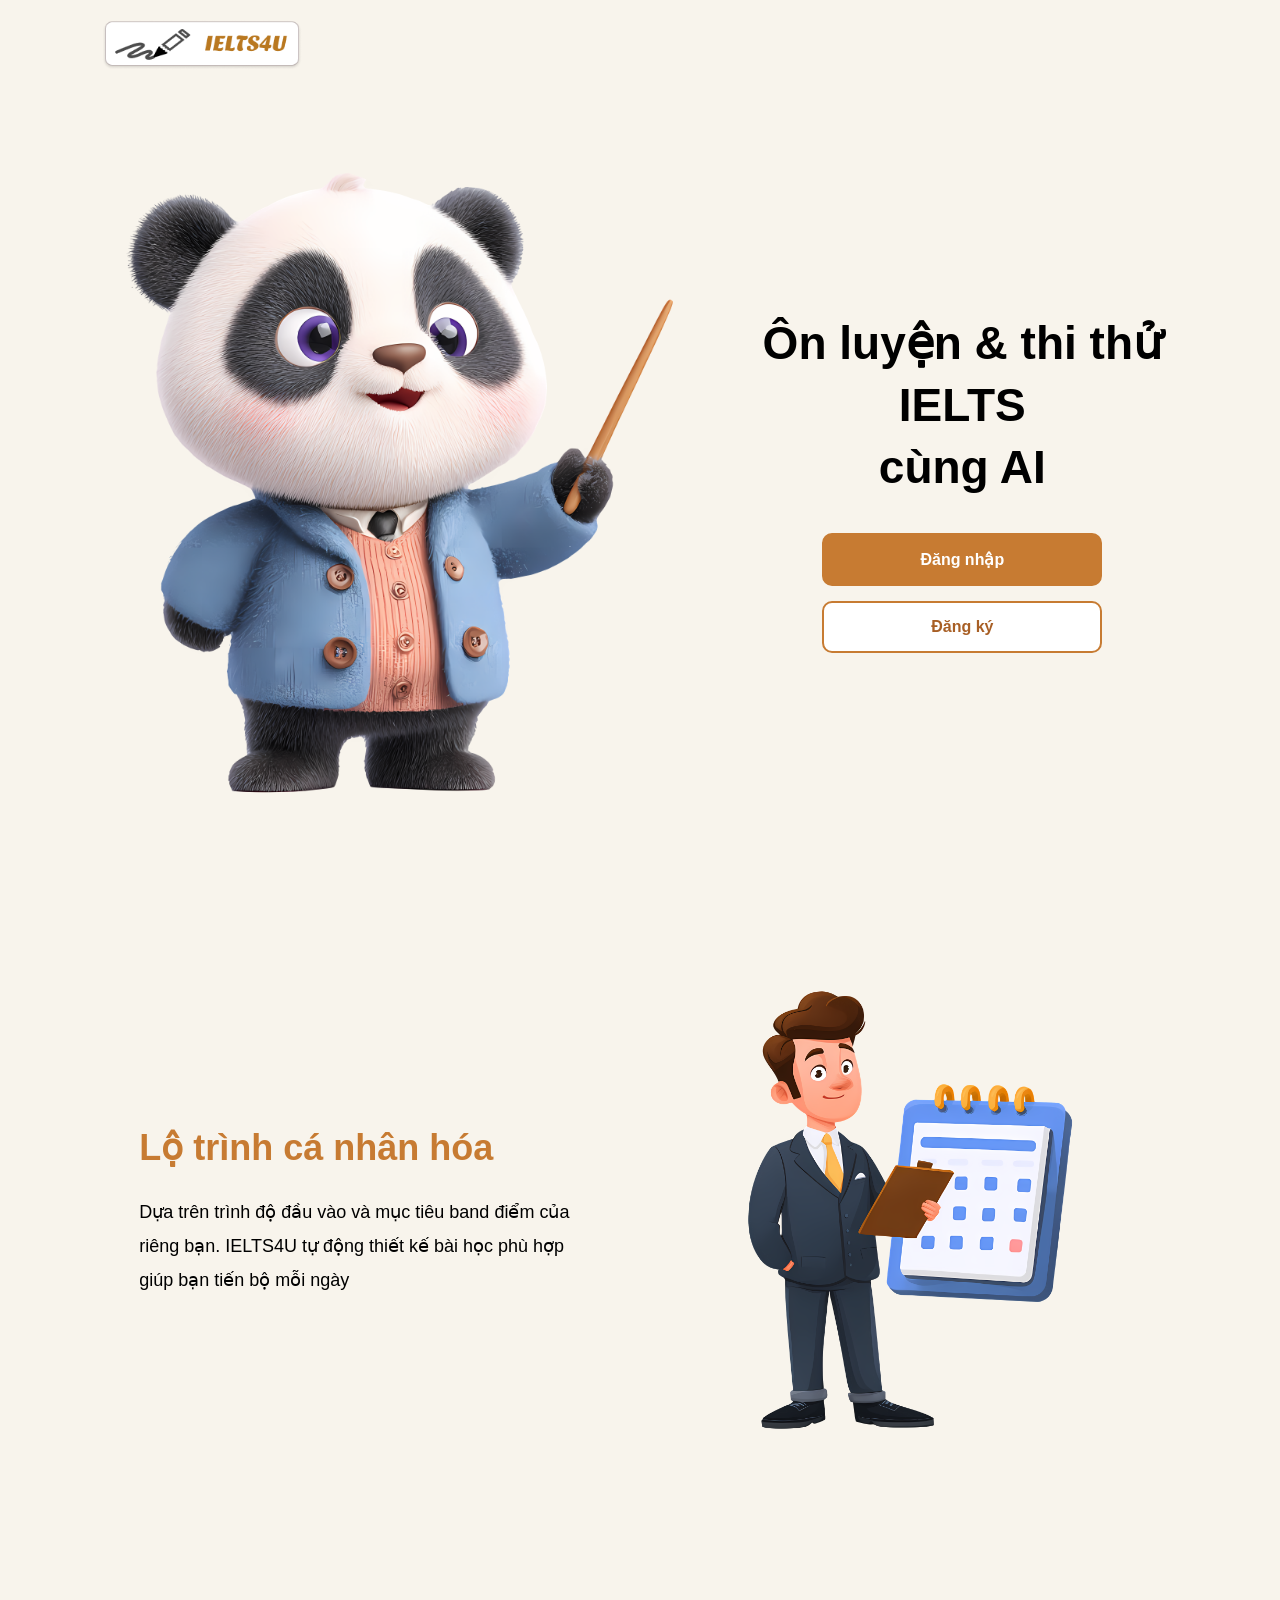
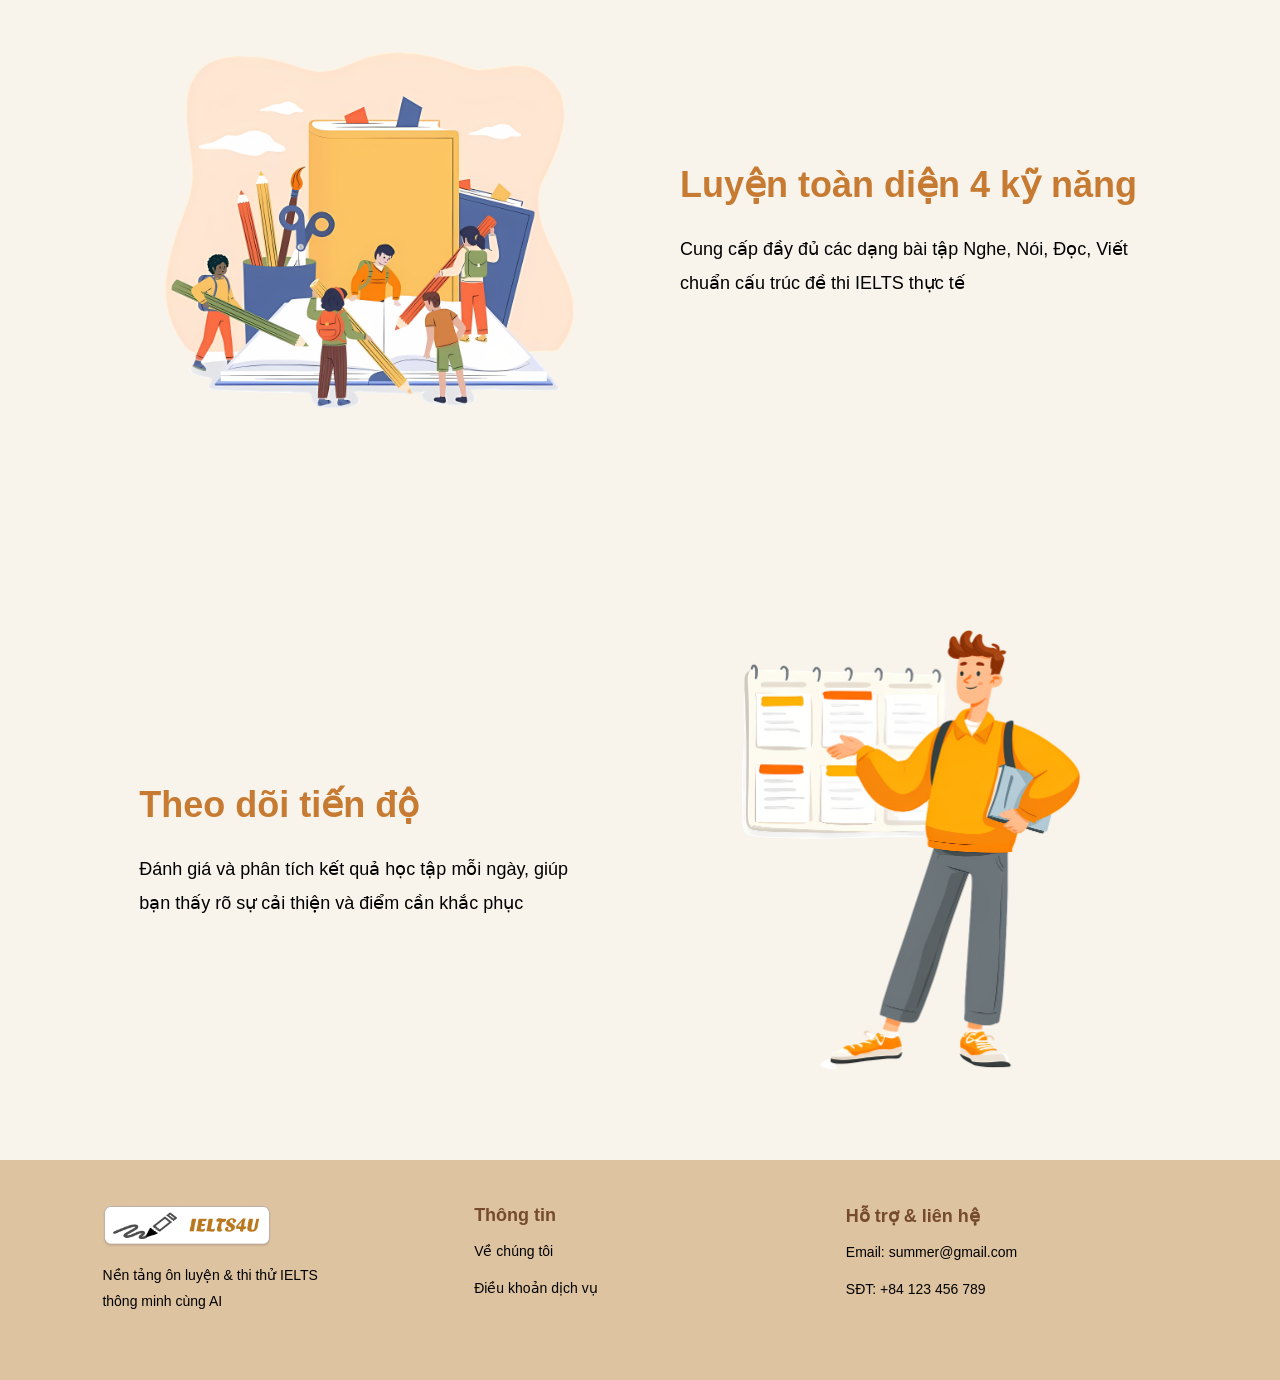
<file: index.html>
<!doctype html>
<html lang="vi">
  <head>
    <meta charset="UTF-8" />
    <meta name="viewport" content="width=device-width, initial-scale=1.0" />
    <meta http-equiv="refresh" content="0; url=html/onboarding.html" />
    <title>IELTS4U</title>
  </head>
  <body>
    <p>Đang chuyển đến IELTS4U...</p>
    <a href="html/onboarding.html">Vào IELTS4U</a>
  </body>
</html>
</file>
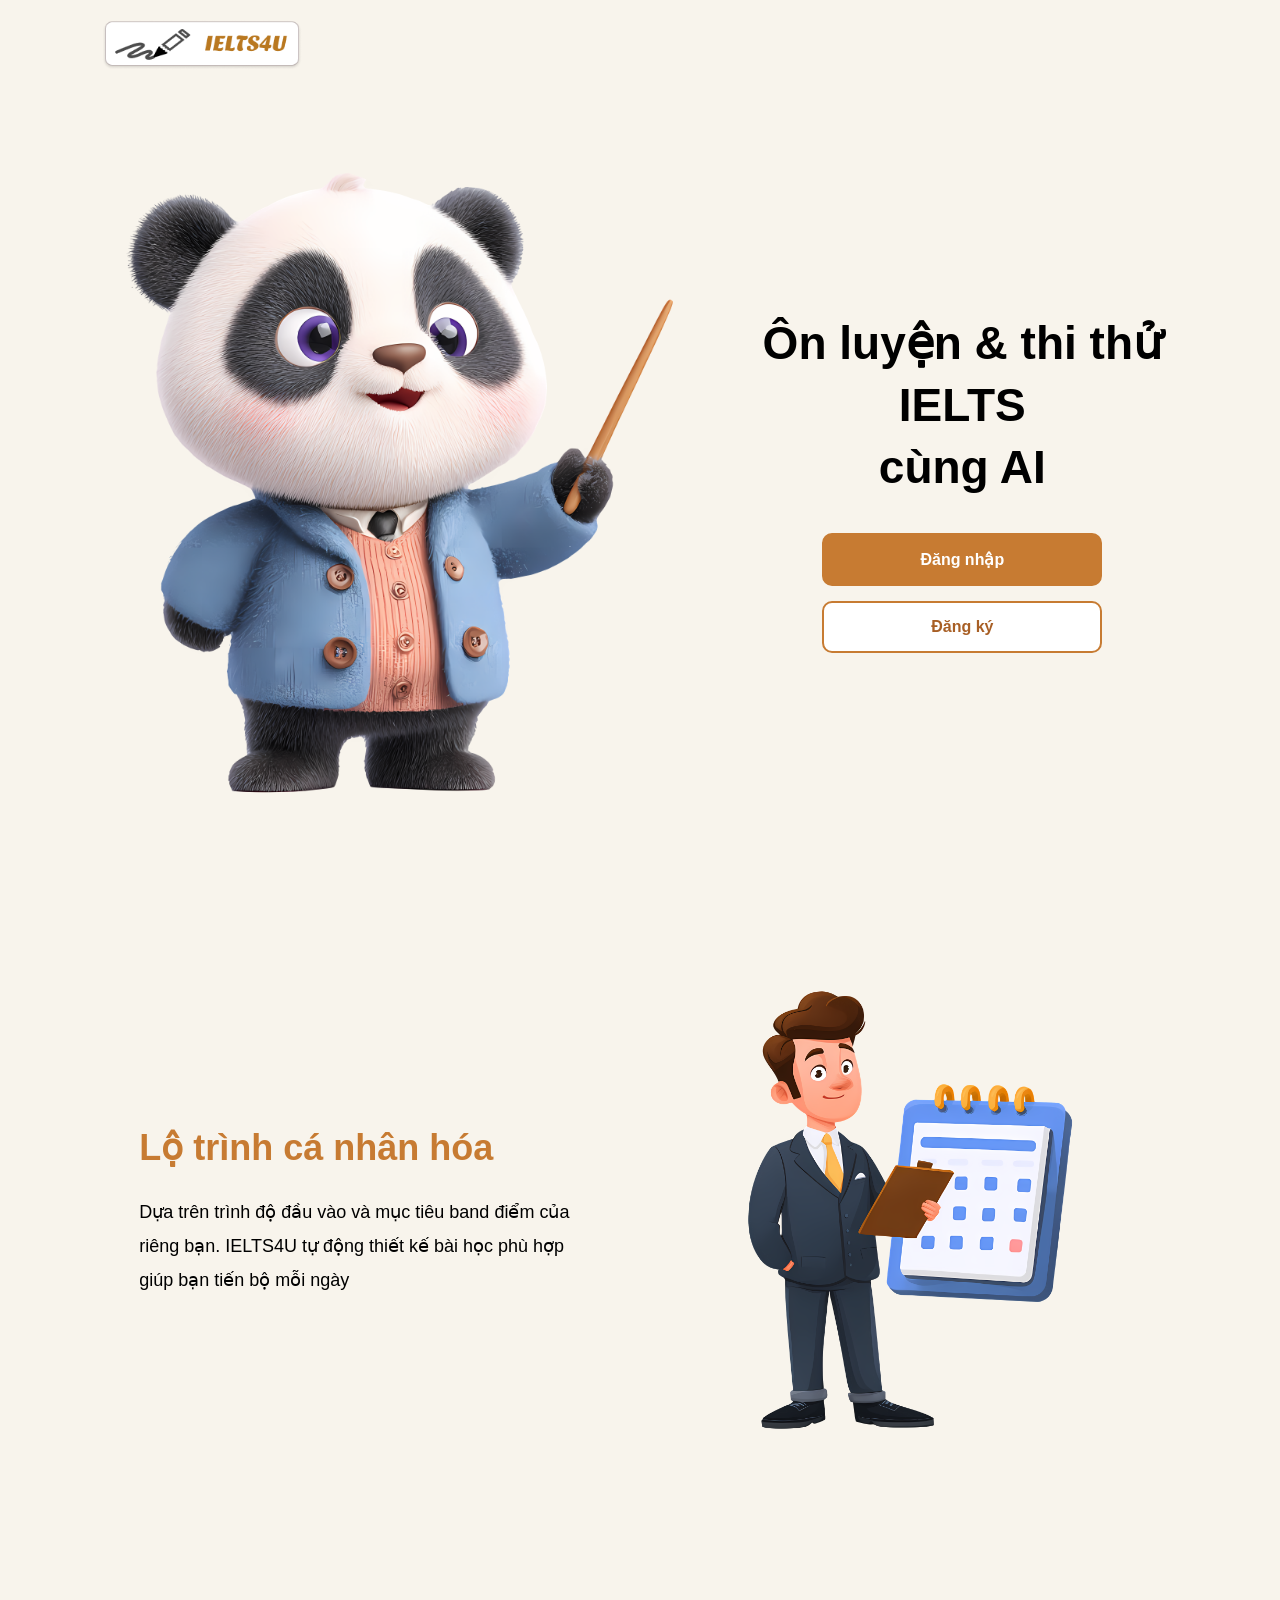
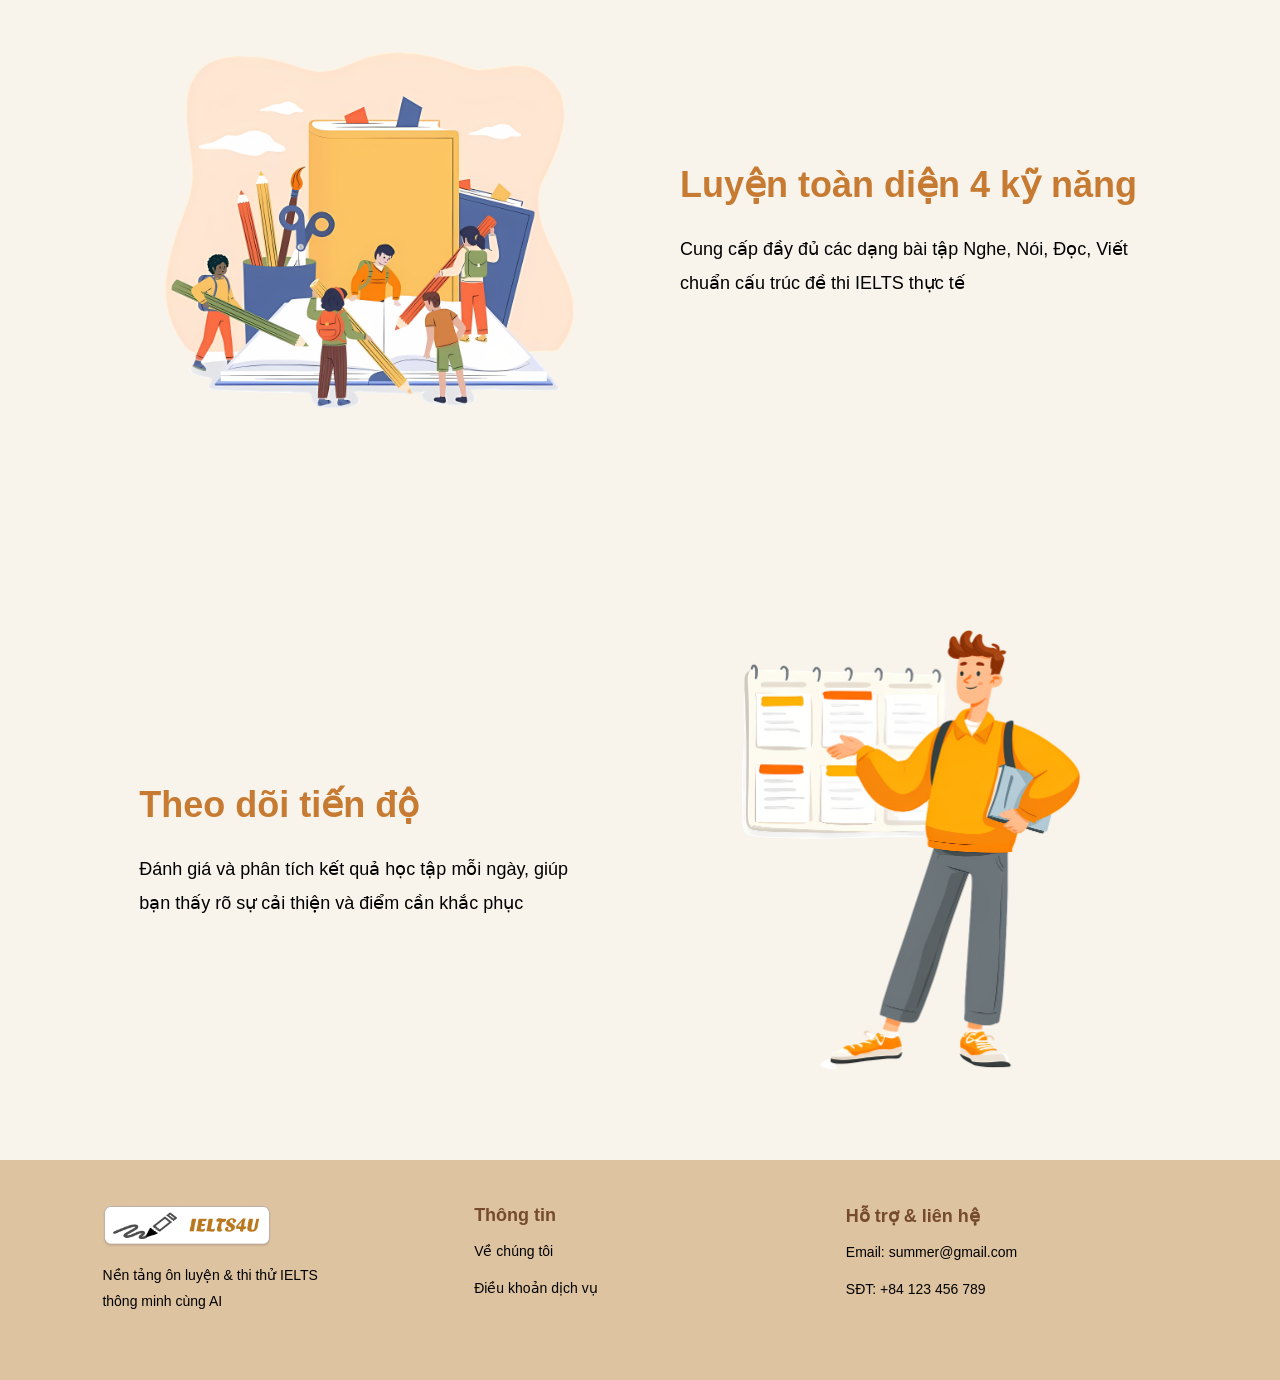
<file: html/index.html>
<!doctype html>
<html lang="vi">
  <head>
    <meta charset="UTF-8" />
    <meta name="viewport" content="width=device-width, initial-scale=1.0" />
    <title>IELTS4U - Chinh phục IELTS</title>

    <link rel="stylesheet" href="../css/onboarding.css" />
  </head>

  <body>
    <header class="header">
      <a href="index.html" class="logo">
        <img src="../images/logo.png" alt="IELTS4U" />
      </a>
    </header>

    <main class="main-content">
      <section class="hero">
        <div class="hero-image">
          <img src="../images/panda.png" alt="Gấu trúc IELTS4U" />
        </div>

        <div class="hero-content">
          <h1>
            Ôn luyện & thi thử IELTS<br />
            cùng AI
          </h1>

          <div class="hero-buttons">
            <a href="login.html" class="btn btn-login"> Đăng nhập </a>

            <a href="register.html" class="btn btn-register"> Đăng ký </a>
          </div>
        </div>
      </section>

      <section class="features">
        <div class="feature-row">
          <div class="feature-text">
            <h2>Lộ trình cá nhân hóa</h2>

            <p>
              Dựa trên trình độ đầu vào và mục tiêu band điểm của riêng bạn.
              IELTS4U tự động thiết kế bài học phù hợp giúp bạn tiến bộ mỗi ngày
            </p>
          </div>

          <div class="feature-image">
            <img
              src="../images/personal.png"
              alt="Minh họa lộ trình học IELTS cá nhân hóa"
            />
          </div>
        </div>

        <div class="feature-row reverse">
          <div class="feature-image">
            <img
              src="../images/skills.png"
              alt="Minh họa luyện tập và đánh giá kỹ năng IELTS"
            />
          </div>

          <div class="feature-text">
            <h2>Luyện toàn diện 4 kỹ năng</h2>

            <p>
              Cung cấp đầy đủ các dạng bài tập Nghe, Nói, Đọc, Viết chuẩn cấu
              trúc đề thi IELTS thực tế
            </p>
          </div>
        </div>

        <div class="feature-row">
          <div class="feature-text">
            <h2>Theo dõi tiến độ</h2>

            <p>
              Đánh giá và phân tích kết quả học tập mỗi ngày, giúp bạn thấy rõ
              sự cải thiện và điểm cần khắc phục
            </p>
          </div>

          <div class="feature-image">
            <img
              src="../images/schedule.png"
              alt="Minh họa theo dõi tiến độ học IELTS"
            />
          </div>
        </div>
      </section>
    </main>

    <footer class="footer">
      <div class="footer-brand">
        <a href="index.html" class="logo">
          <img src="../images/logo.png" alt="IELTS4U" />
        </a>

        <p>
          Nền tảng ôn luyện & thi thử IELTS <br />
          thông minh cùng AI
        </p>
      </div>

      <div class="footer-column">
        <h3>Thông tin</h3>
        <p>Về chúng tôi</p>
        <p>Điều khoản dịch vụ</p>
      </div>

      <div class="footer-column">
        <h3>Hỗ trợ & liên hệ</h3>
        <p>Email: summer@gmail.com</p>
        <p>SĐT: +84 123 456 789</p>
      </div>
    </footer>
  </body>
</html>
</file>
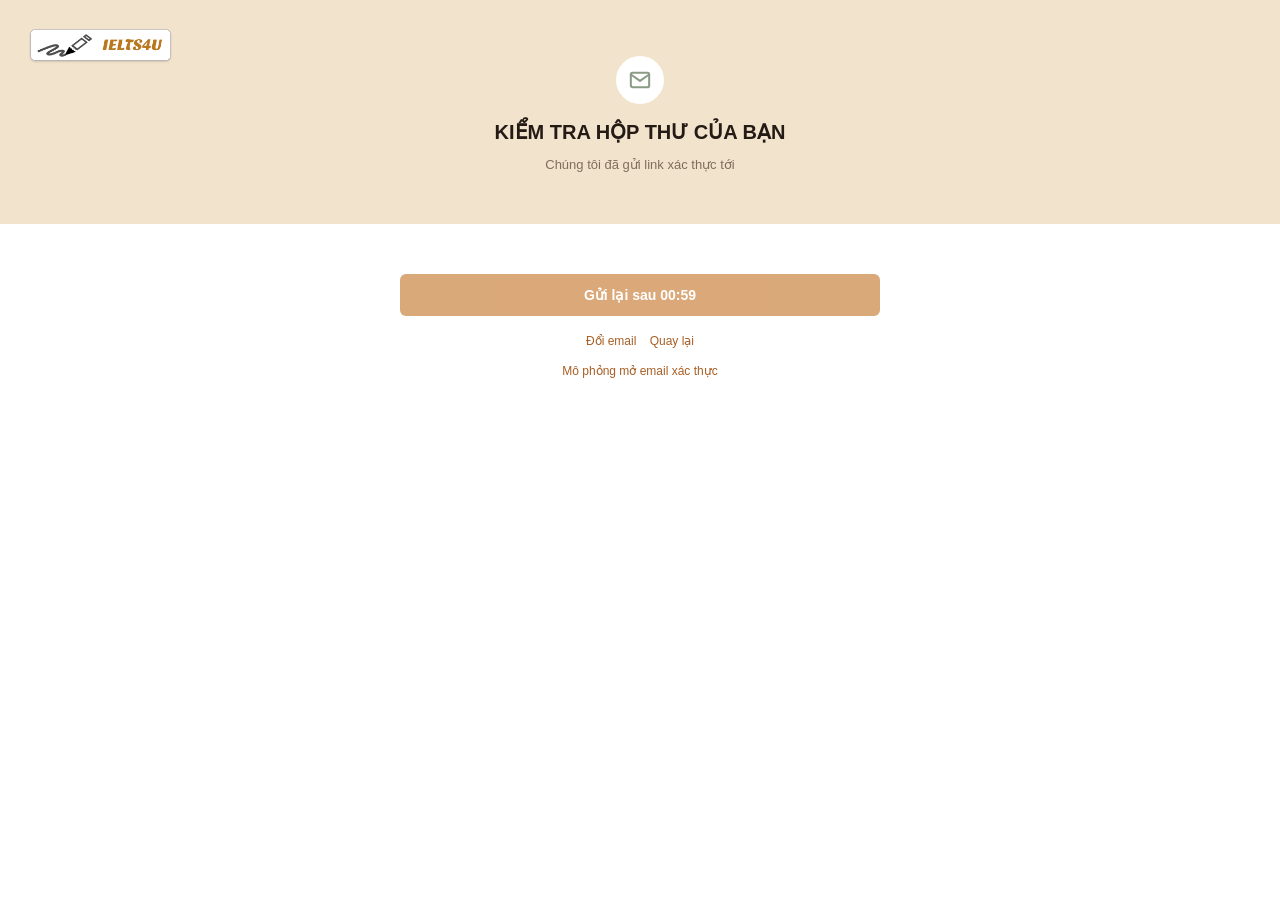
<file: html/check-email.html>
<!doctype html>
<html lang="vi">
  <head>
    <meta charset="UTF-8" />
    <meta name="viewport" content="width=device-width, initial-scale=1.0" />
    <title>Kiểm tra email | IELTS4U</title>
    <link rel="stylesheet" href="../css/auth.css" />
  </head>
  <body>
    <main class="auth-page auth-page-full">
      <section class="auth-hero">
        <div class="auth-hero-inner">
          <a class="brand" href="onboarding.html"
            ><img src="../images/logo.png" alt="IELTS4U"
          /></a>
          <div class="auth-heading">
            <div class="round-icon">
              <svg
                viewBox="0 0 24 24"
                fill="none"
                stroke="#8A9B83"
                stroke-width="2.2"
                stroke-linecap="round"
                stroke-linejoin="round"
                aria-hidden="true"
              >
                <rect x="2" y="4" width="20" height="16" rx="2" />
                <path d="M2 6l10 7 10-7" />
              </svg>
            </div>
            <h1 id="checkEmailTitle">KIỂM TRA HỘP THƯ CỦA BẠN</h1>
            <p id="checkEmailMessage">
              Chúng tôi đã gửi email xác thực đến địa chỉ email bạn vừa đăng ký.
            </p>
          </div>
        </div>
      </section>

      <section class="auth-form-section">
        <div class="auth-form-inner" style="text-align: center">
          <div class="notice-banner" id="resendNotice" role="alert" hidden>
            <span class="notice-icon" id="resendNoticeIcon"></span>
            <span class="notice-text" id="resendNoticeText"></span>
          </div>
          <button class="primary-btn" id="resendButton" type="button">
            Gửi lại email
          </button>
          <div class="resend-confirm" id="resendStatus" hidden>
            <svg
              class="resend-confirm-icon"
              viewBox="0 0 20 20"
              width="15"
              height="15"
              aria-hidden="true"
            >
              <circle cx="10" cy="10" r="10" fill="currentColor" />
              <path
                d="M6 10.2l2.4 2.4L14 7"
                stroke="#fff"
                stroke-width="2"
                fill="none"
                stroke-linecap="round"
                stroke-linejoin="round"
              />
            </svg>
            <span id="resendStatusText"></span>
          </div>
          <div class="message-links">
            <a id="changeEmailAction" href="register.html">Đổi email</a
            >&nbsp;&nbsp;&nbsp;&nbsp;<a href="login.html">Quay lại</a>
          </div>
          <p style="margin-top: 16px; font-size: 12px">
            <a id="continueEmailAction" href="verify-result.html"
              >Mô phỏng mở email xác thực</a
            >
          </p>
        </div>
      </section>
    </main>
    <script src="../js/auth.js"></script>
  </body>
</html>
</file>
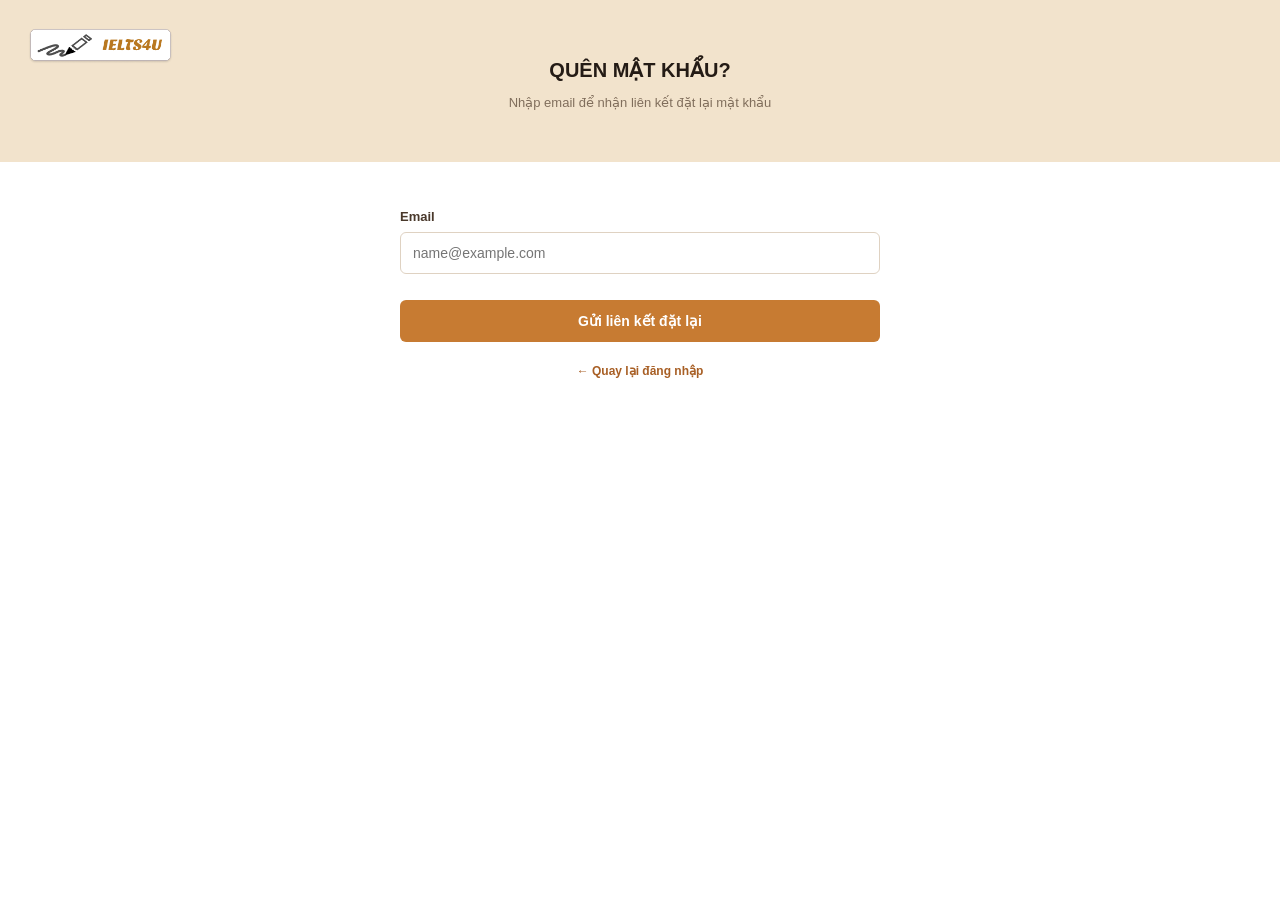
<file: html/forgot-password.html>
<!doctype html>
<html lang="vi">
  <head>
    <meta charset="UTF-8" />
    <meta name="viewport" content="width=device-width, initial-scale=1.0" />
    <title>Quên mật khẩu | IELTS4U</title>
    <link rel="stylesheet" href="../css/auth.css" />
  </head>
  <body>
    <main class="auth-page auth-page-full">
      <section class="auth-hero">
        <div class="auth-hero-inner">
          <a class="brand" href="onboarding.html"
            ><img src="../images/logo.png" alt="IELTS4U"
          /></a>
          <div class="auth-heading">
            <h1>QUÊN MẬT KHẨU?</h1>
            <p>Nhập email để nhận liên kết đặt lại mật khẩu</p>
          </div>
        </div>
      </section>

      <section class="auth-form-section">
        <div class="auth-form-inner">
          <form id="forgotForm">
            <div class="notice-banner" id="forgotNotice" role="alert" hidden>
              <span class="notice-icon" id="forgotNoticeIcon"></span>
              <span class="notice-text" id="forgotNoticeText"></span>
            </div>
            <label for="forgotEmail">Email</label>
            <input
              id="forgotEmail"
              type="email"
              placeholder="name@example.com"
            />
            <small class="error" id="forgotError"></small>
            <button class="primary-btn" type="submit">
              Gửi liên kết đặt lại
            </button>
          </form>
          <p class="switch-page">
            <a href="login.html">← Quay lại đăng nhập</a>
          </p>
        </div>
      </section>
    </main>
    <script src="../js/auth.js"></script>
  </body>
</html>
</file>
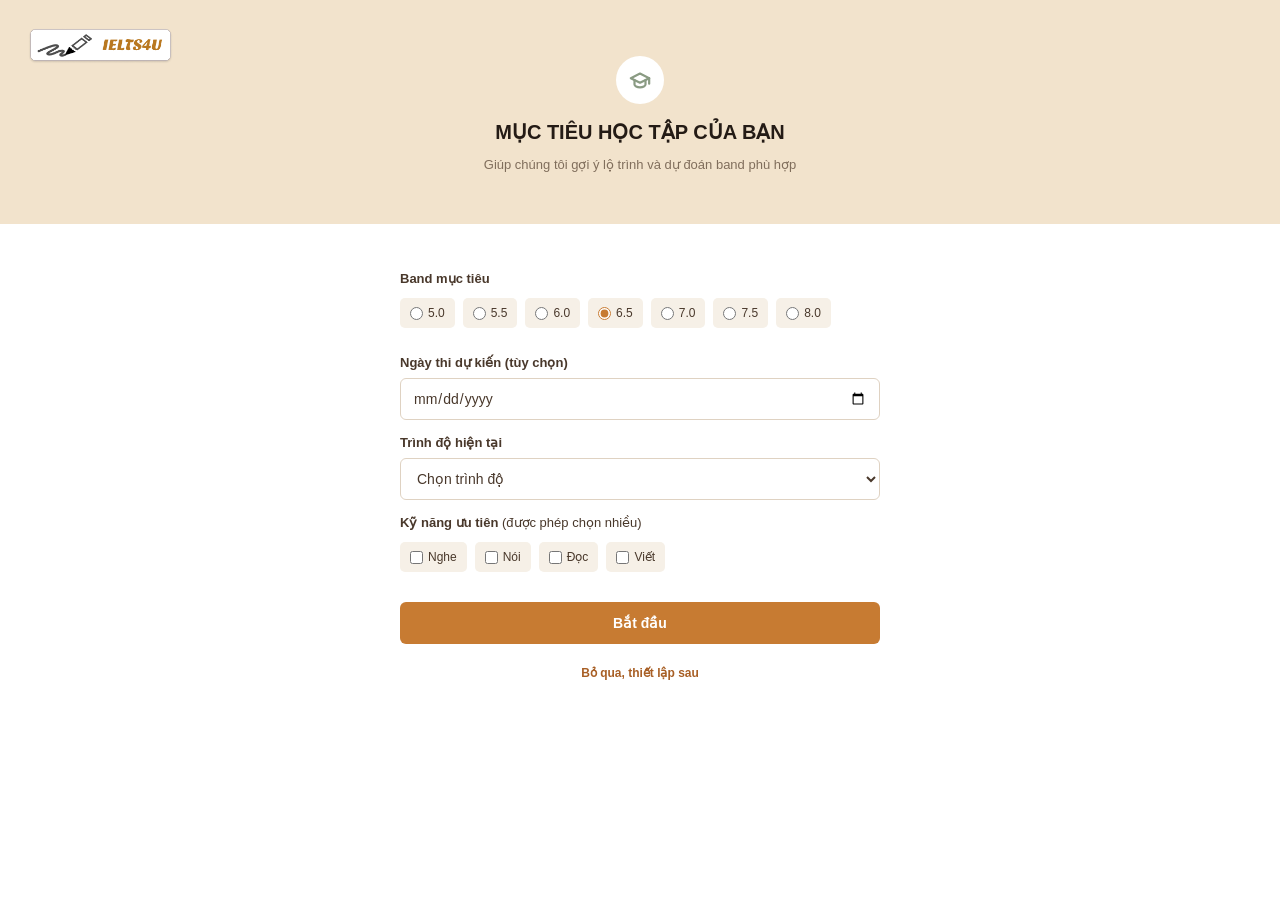
<file: html/learning-goal.html>
<!doctype html>
<html lang="vi">
  <head>
    <meta charset="UTF-8" />
    <meta name="viewport" content="width=device-width, initial-scale=1.0" />
    <title>Mục tiêu học tập | IELTS4U</title>
    <link rel="stylesheet" href="../css/auth.css" />
  </head>
  <body>
    <main class="auth-page auth-page-full">
      <section class="auth-hero">
        <div class="auth-hero-inner">
          <a class="brand" href="onboarding.html"
            ><img src="../images/logo.png" alt="IELTS4U"
          /></a>
          <div class="auth-heading">
            <div class="round-icon">
              <svg
                viewBox="0 0 24 24"
                fill="none"
                stroke="#8A9B83"
                stroke-width="2.4"
                stroke-linecap="round"
                stroke-linejoin="round"
                aria-hidden="true"
              >
                <path d="M22 10L12 5 2 10l10 5 10-5z" />
                <path d="M6 12v5c0 1.5 2.7 3 6 3s6-1.5 6-3v-5" />
                <path d="M22 10v6" />
              </svg>
            </div>
            <h1>MỤC TIÊU HỌC TẬP CỦA BẠN</h1>
            <p>Giúp chúng tôi gợi ý lộ trình và dự đoán band phù hợp</p>
          </div>
        </div>
      </section>

      <section class="auth-form-section">
        <div class="auth-form-inner">
          <form id="goalForm">
            <label>Band mục tiêu</label>
            <div class="band-options">
              <label><input type="radio" name="band" value="5.0" />5.0</label
              ><label><input type="radio" name="band" value="5.5" />5.5</label
              ><label><input type="radio" name="band" value="6.0" />6.0</label
              ><label
                ><input
                  type="radio"
                  name="band"
                  value="6.5"
                  checked
                />6.5</label
              ><label><input type="radio" name="band" value="7.0" />7.0</label
              ><label><input type="radio" name="band" value="7.5" />7.5</label
              ><label><input type="radio" name="band" value="8.0" />8.0</label>
            </div>
            <label for="examDate">Ngày thi dự kiến (tùy chọn)</label
            ><input id="examDate" type="date" />
            <label for="level">Trình độ hiện tại</label
            ><select id="level">
              <option value="">Chọn trình độ</option>
              <option>Mới bắt đầu</option>
              <option>Cơ bản</option>
              <option>Trung cấp</option>
              <option>Khá</option>
              <option>Nâng cao</option>
            </select>
            <label
              >Kỹ năng ưu tiên
              <span style="font-weight: 400"
                >(được phép chọn nhiều)</span
              ></label
            >
            <div class="skill-options">
              <label><input type="checkbox" value="Listening" />Nghe</label
              ><label><input type="checkbox" value="Speaking" />Nói</label
              ><label><input type="checkbox" value="Reading" />Đọc</label
              ><label><input type="checkbox" value="Writing" />Viết</label>
            </div>
            <button class="primary-btn" type="submit">Bắt đầu</button>
          </form>
          <p class="switch-page">
            <a href="home.html">Bỏ qua, thiết lập sau</a>
          </p>
        </div>
      </section>
    </main>
    <script src="../js/auth.js"></script>
  </body>
</html>
</file>
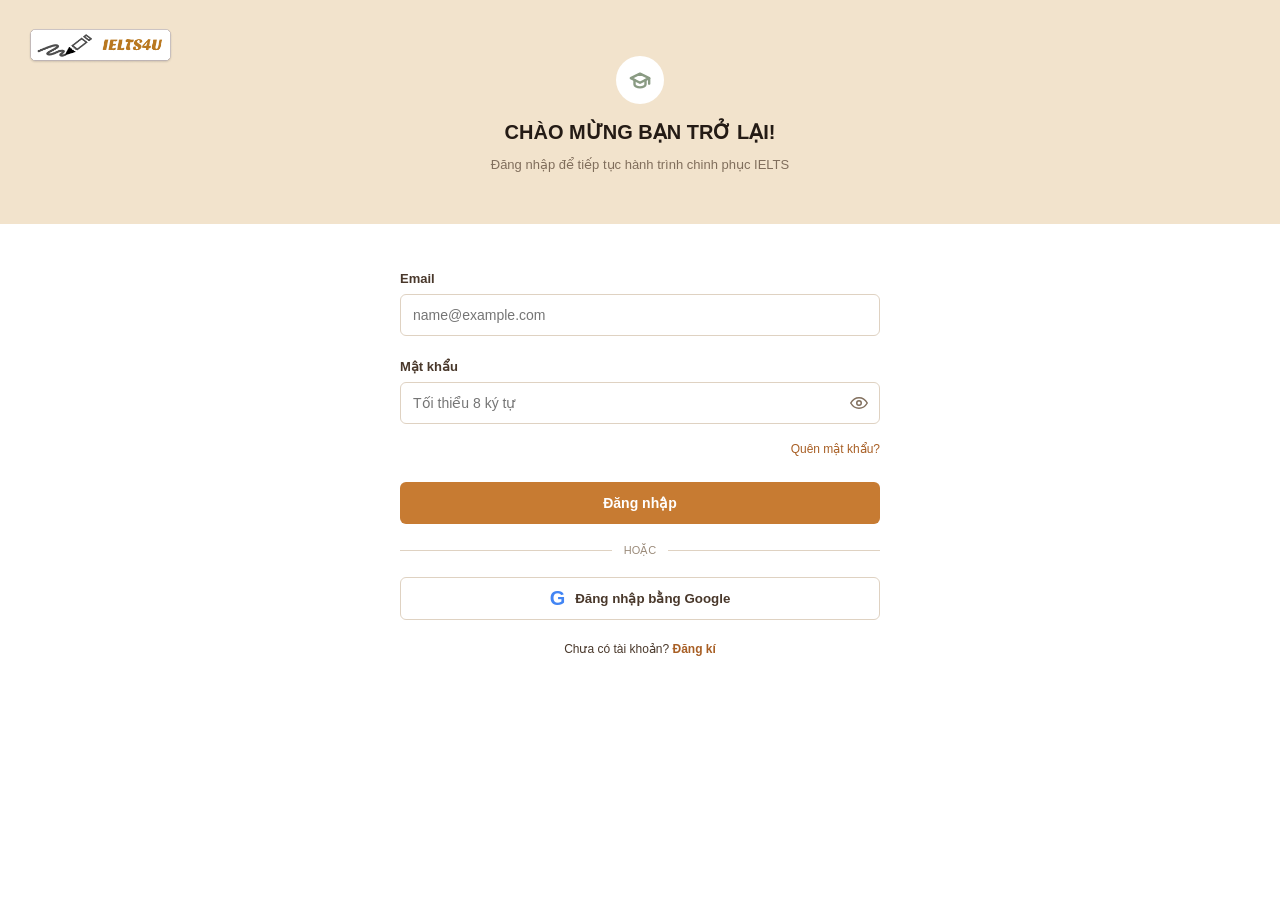
<file: html/login.html>
<!doctype html>
<html lang="vi">
  <head>
    <meta charset="UTF-8" />
    <meta name="viewport" content="width=device-width, initial-scale=1.0" />
    <title>Đăng nhập | IELTS4U</title>
    <link rel="stylesheet" href="../css/auth.css" />
  </head>
  <body>
    <main class="auth-page auth-page-full">
      <section class="auth-hero">
        <div class="auth-hero-inner">
          <a class="brand" href="onboarding.html"
            ><img src="../images/logo.png" alt="IELTS4U"
          /></a>
          <div class="auth-heading">
            <div class="round-icon">
              <svg
                viewBox="0 0 24 24"
                fill="none"
                stroke="#8A9B83"
                stroke-width="2.6"
                stroke-linecap="round"
                stroke-linejoin="round"
                aria-hidden="true"
              >
                <path d="M22 10L12 5 2 10l10 5 10-5z" />
                <path d="M6 12v5c0 1.5 2.7 3 6 3s6-1.5 6-3v-5" />
                <path d="M22 10v6" />
              </svg>
            </div>
            <h1>CHÀO MỪNG BẠN TRỞ LẠI!</h1>
            <p>Đăng nhập để tiếp tục hành trình chinh phục IELTS</p>
          </div>
        </div>
      </section>

      <section class="auth-form-section">
        <div class="auth-form-inner">
          <form id="loginForm" novalidate>
            <div class="notice-banner" id="loginNotice" role="alert" hidden>
              <span class="notice-icon" id="loginNoticeIcon"></span>
              <span class="notice-text" id="loginNoticeText"></span>
              <button
                class="notice-action"
                id="loginNoticeAction"
                type="button"
                hidden
              ></button>
            </div>
            <label for="email">Email</label>
            <input
              id="email"
              name="email"
              type="email"
              placeholder="name@example.com"
              autocomplete="email"
            />
            <small class="error" id="emailError"></small>

            <label for="password">Mật khẩu</label>
            <div class="password-wrap">
              <input
                id="password"
                name="password"
                type="password"
                placeholder="Tối thiểu 8 ký tự"
                autocomplete="current-password"
              />
              <button
                class="show-password"
                type="button"
                data-target="password"
                aria-label="Hiện mật khẩu"
              >
                <svg
                  viewBox="0 0 24 24"
                  width="18"
                  height="18"
                  fill="none"
                  stroke="currentColor"
                  stroke-width="2"
                  stroke-linecap="round"
                  stroke-linejoin="round"
                  aria-hidden="true"
                >
                  <path d="M1 12s4-7 11-7 11 7 11 7-4 7-11 7-11-7-11-7z" />
                  <circle cx="12" cy="12" r="3" />
                </svg>
              </button>
            </div>
            <small class="error" id="passwordError"></small>

            <div class="form-extra">
              <a href="forgot-password.html">Quên mật khẩu?</a>
            </div>
            <button class="primary-btn" id="loginButton" type="submit">
              Đăng nhập
            </button>
          </form>

          <div class="separator"><span>HOẶC</span></div>
          <button class="google-btn" id="googleLogin" type="button">
            <span class="google-g">G</span> Đăng nhập bằng Google
          </button>
          <p class="switch-page">
            Chưa có tài khoản? <a href="register.html">Đăng kí</a>
          </p>
        </div>
      </section>
    </main>
    <script src="../js/auth.js"></script>
    <script src="../js/login.js"></script>
  </body>
</html>
</file>
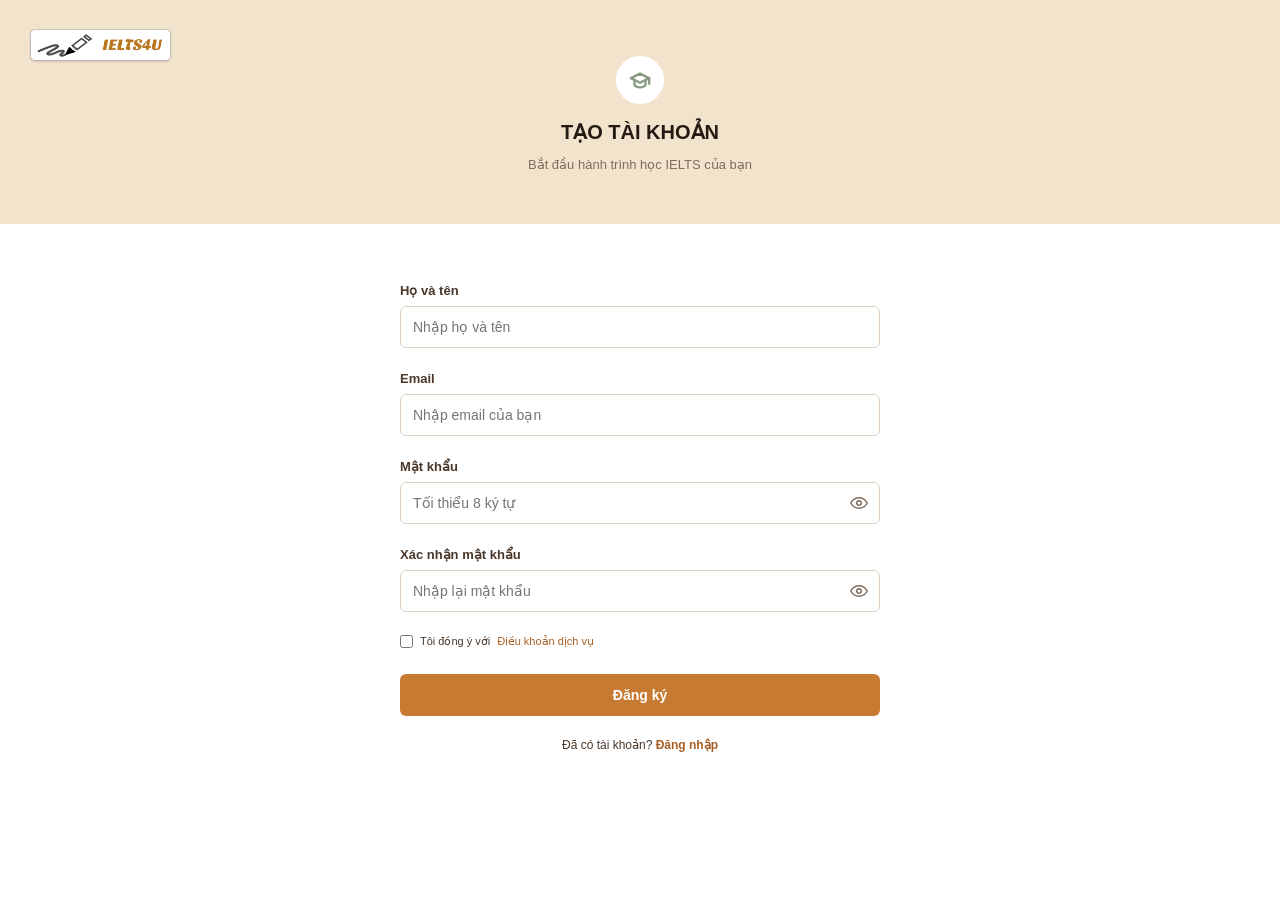
<file: html/register.html>
<!doctype html>
<html lang="vi">
  <head>
    <meta charset="UTF-8" />
    <meta name="viewport" content="width=device-width, initial-scale=1.0" />
    <title>Tạo tài khoản | IELTS4U</title>
    <link rel="stylesheet" href="../css/auth.css" />
  </head>
  <body>
    <main class="auth-page auth-page-full">
      <section class="auth-hero">
        <div class="auth-hero-inner">
          <a class="brand" href="onboarding.html"
            ><img src="../images/logo.png" alt="IELTS4U"
          /></a>
          <div class="auth-heading">
            <div class="round-icon">
              <svg
                viewBox="0 0 24 24"
                fill="none"
                stroke="#8A9B83"
                stroke-width="2.6"
                stroke-linecap="round"
                stroke-linejoin="round"
                aria-hidden="true"
              >
                <path d="M22 10L12 5 2 10l10 5 10-5z" />
                <path d="M6 12v5c0 1.5 2.7 3 6 3s6-1.5 6-3v-5" />
                <path d="M22 10v6" />
              </svg>
            </div>
            <h1>TẠO TÀI KHOẢN</h1>
            <p>Bắt đầu hành trình học IELTS của bạn</p>
          </div>
        </div>
      </section>

      <section class="auth-form-section">
        <div class="auth-form-inner">
          <form id="registerForm" novalidate>
            <div
              class="notice error-notice"
              id="registerNotice"
              role="alert"
            ></div>

            <label for="fullName">Họ và tên</label>
            <input
              id="fullName"
              placeholder="Nhập họ và tên"
              autocomplete="name"
            />
            <small class="error" id="nameError"></small>

            <label for="regEmail">Email</label>
            <input
              id="regEmail"
              type="email"
              placeholder="Nhập email của bạn"
              autocomplete="email"
            />
            <small class="error" id="regEmailError"></small>

            <label for="regPassword">Mật khẩu</label>
            <div class="password-wrap">
              <input
                id="regPassword"
                type="password"
                placeholder="Tối thiểu 8 ký tự"
              />
              <button
                class="show-password"
                type="button"
                data-target="regPassword"
                aria-label="Hiện mật khẩu"
              >
                <svg
                  viewBox="0 0 24 24"
                  width="18"
                  height="18"
                  fill="none"
                  stroke="currentColor"
                  stroke-width="2"
                  stroke-linecap="round"
                  stroke-linejoin="round"
                  aria-hidden="true"
                >
                  <path d="M1 12s4-7 11-7 11 7 11 7-4 7-11 7-11-7-11-7z" />
                  <circle cx="12" cy="12" r="3" />
                </svg>
              </button>
            </div>
            <small class="error" id="regPasswordError"></small>

            <label for="confirmPassword">Xác nhận mật khẩu</label>
            <div class="password-wrap">
              <input
                id="confirmPassword"
                type="password"
                placeholder="Nhập lại mật khẩu"
              />
              <button
                class="show-password"
                type="button"
                data-target="confirmPassword"
                aria-label="Hiện mật khẩu"
              >
                <svg
                  viewBox="0 0 24 24"
                  width="18"
                  height="18"
                  fill="none"
                  stroke="currentColor"
                  stroke-width="2"
                  stroke-linecap="round"
                  stroke-linejoin="round"
                  aria-hidden="true"
                >
                  <path d="M1 12s4-7 11-7 11 7 11 7-4 7-11 7-11-7-11-7z" />
                  <circle cx="12" cy="12" r="3" />
                </svg>
              </button>
            </div>
            <small class="error" id="confirmError"></small>

            <label class="check-row"
              ><input id="agree" type="checkbox" /> Tôi đồng ý với
              <a href="#" onclick="return false;">Điều khoản dịch vụ</a></label
            >
            <small class="error" id="agreeError"></small>

            <button class="primary-btn" type="submit">Đăng ký</button>
          </form>
          <p class="switch-page">
            Đã có tài khoản? <a href="login.html">Đăng nhập</a>
          </p>
        </div>
      </section>
    </main>
    <script src="../js/auth.js"></script>
    <script src="../js/register.js"></script>
  </body>
</html>
</file>
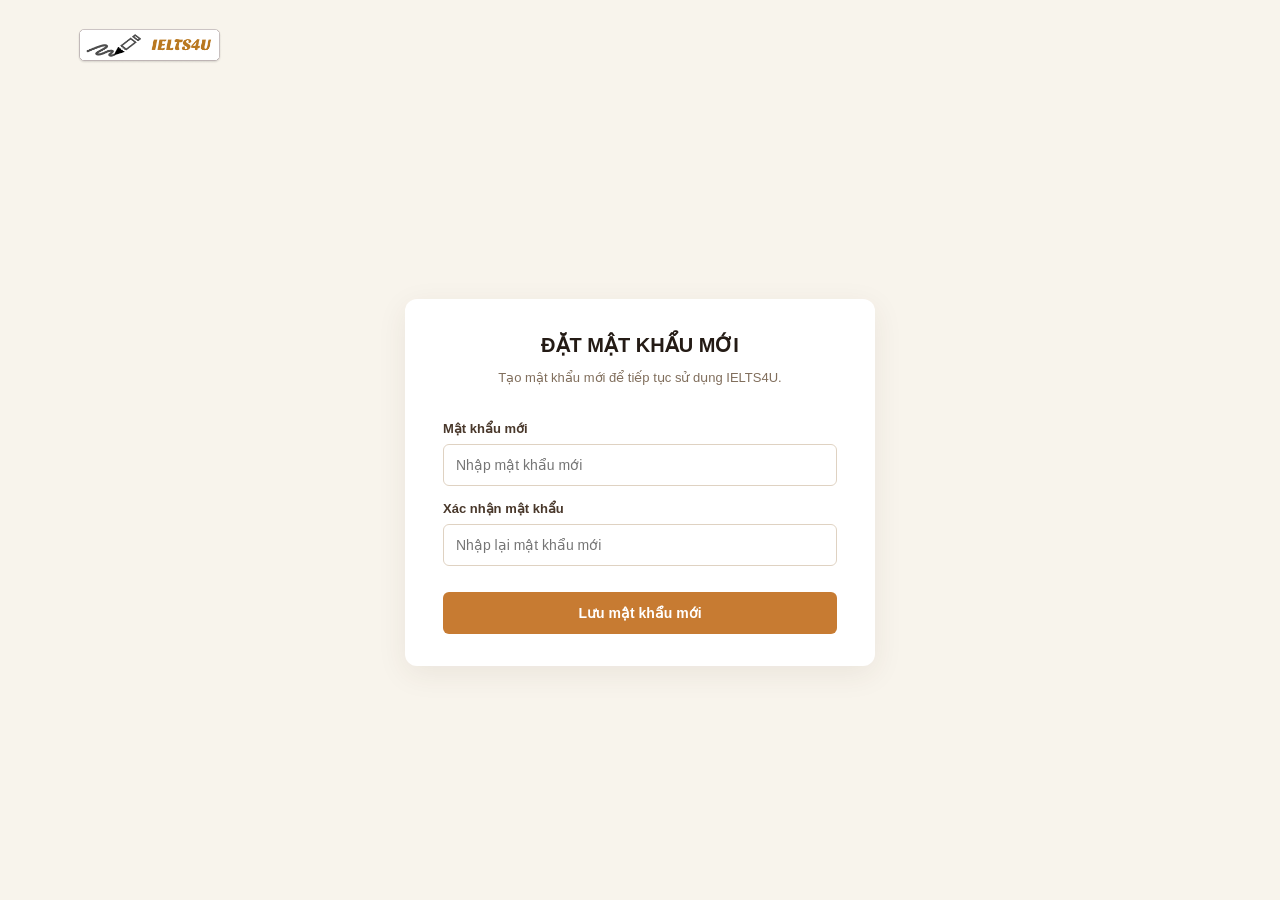
<file: html/register_password.html>
<!doctype html>
<html lang="vi">
  <head>
    <meta charset="UTF-8" />
    <meta name="viewport" content="width=device-width, initial-scale=1.0" />
    <title>Đặt mật khẩu mới | IELTS4U</title>
    <link rel="stylesheet" href="../css/auth.css" />
  </head>
  <body>
    <main class="auth-page">
      <a class="brand" href="onboarding.html"
        ><img src="../images/logo.png" alt="IELTS4U"
      /></a>
      <section class="auth-card compact-card">
        <div class="auth-heading">
          <h1>ĐẶT MẬT KHẨU MỚI</h1>
          <p>Tạo mật khẩu mới để tiếp tục sử dụng IELTS4U.</p>
        </div>
        <form id="resetForm">
          <label for="newPassword">Mật khẩu mới</label
          ><input
            id="newPassword"
            type="password"
            placeholder="Nhập mật khẩu mới"
          /><label for="newPasswordConfirm">Xác nhận mật khẩu</label
          ><input
            id="newPasswordConfirm"
            type="password"
            placeholder="Nhập lại mật khẩu mới"
          /><small class="error" id="resetError"></small
          ><button class="primary-btn" type="submit">Lưu mật khẩu mới</button>
        </form>
      </section>
    </main>
    <script src="../js/auth.js"></script>
  </body>
</html>
</file>
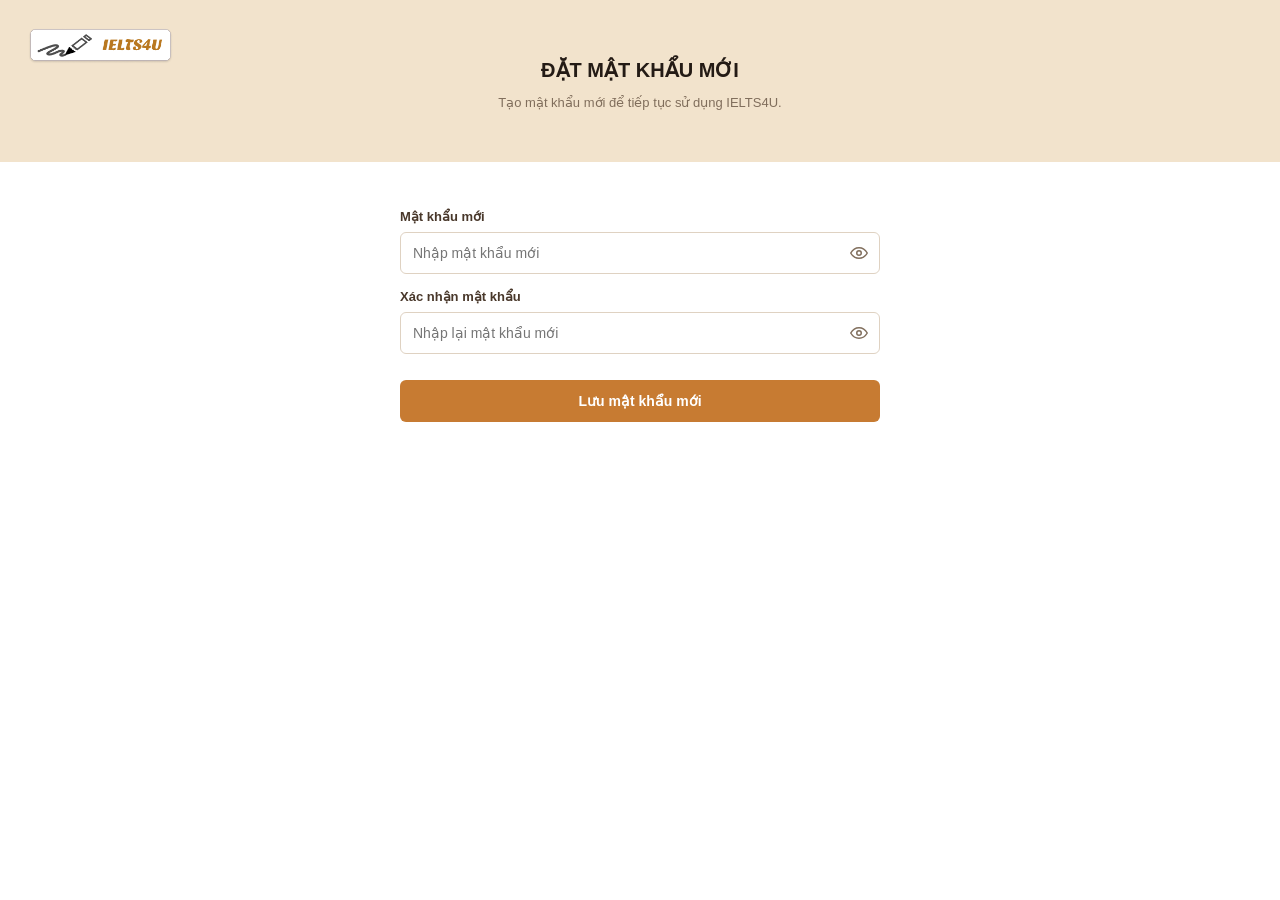
<file: html/reset-password.html>
<!doctype html>
<html lang="vi">
  <head>
    <meta charset="UTF-8" />
    <meta name="viewport" content="width=device-width, initial-scale=1.0" />
    <title>Đặt mật khẩu mới | IELTS4U</title>
    <link rel="stylesheet" href="../css/auth.css" />
  </head>
  <body>
    <!-- SCR08 · Mặc định -->
    <main class="auth-page auth-page-full" id="resetDefault">
      <section class="auth-hero">
        <div class="auth-hero-inner">
          <a class="brand" href="onboarding.html"
            ><img src="../images/logo.png" alt="IELTS4U"
          /></a>
          <div class="auth-heading">
            <h1>ĐẶT MẬT KHẨU MỚI</h1>
            <p>Tạo mật khẩu mới để tiếp tục sử dụng IELTS4U.</p>
          </div>
        </div>
      </section>
      <section class="auth-form-section">
        <div class="auth-form-inner">
          <form id="resetForm">
            <label for="newPassword">Mật khẩu mới</label>
            <div class="password-wrap">
              <input
                id="newPassword"
                type="password"
                placeholder="Nhập mật khẩu mới"
              />
              <button
                class="show-password"
                type="button"
                data-target="newPassword"
                aria-label="Hiện mật khẩu"
              >
                <svg
                  viewBox="0 0 24 24"
                  width="18"
                  height="18"
                  fill="none"
                  stroke="currentColor"
                  stroke-width="2"
                  stroke-linecap="round"
                  stroke-linejoin="round"
                  aria-hidden="true"
                >
                  <path d="M1 12s4-7 11-7 11 7 11 7-4 7-11 7-11-7-11-7z" />
                  <circle cx="12" cy="12" r="3" />
                </svg>
              </button>
            </div>

            <label for="newPasswordConfirm">Xác nhận mật khẩu</label>
            <div class="password-wrap">
              <input
                id="newPasswordConfirm"
                type="password"
                placeholder="Nhập lại mật khẩu mới"
              />
              <button
                class="show-password"
                type="button"
                data-target="newPasswordConfirm"
                aria-label="Hiện mật khẩu"
              >
                <svg
                  viewBox="0 0 24 24"
                  width="18"
                  height="18"
                  fill="none"
                  stroke="currentColor"
                  stroke-width="2"
                  stroke-linecap="round"
                  stroke-linejoin="round"
                  aria-hidden="true"
                >
                  <path d="M1 12s4-7 11-7 11 7 11 7-4 7-11 7-11-7-11-7z" />
                  <circle cx="12" cy="12" r="3" />
                </svg>
              </button>
            </div>
            <small class="error" id="resetError"></small>
            <button class="primary-btn" type="submit">Lưu mật khẩu mới</button>
          </form>
        </div>
      </section>
    </main>

    <!-- SCR08 · Liên kết hết hạn -->
    <main
      class="auth-page auth-page-full"
      id="resetExpired"
      style="display: none"
    >
      <section class="auth-hero">
        <div class="auth-hero-inner">
          <a class="brand" href="onboarding.html"
            ><img src="../images/logo.png" alt="IELTS4U"
          /></a>
          <div class="auth-heading">
            <div class="round-icon result-fail">
              <svg
                viewBox="0 0 24 24"
                width="26"
                height="26"
                fill="none"
                stroke="currentColor"
                stroke-width="2"
                stroke-linecap="round"
                stroke-linejoin="round"
                aria-hidden="true"
              >
                <circle cx="12" cy="13" r="8" />
                <path d="M12 9v4l3 2" />
                <path d="M9 2h6M12 2v3" />
              </svg>
            </div>
            <h1>LIÊN KẾT ĐÃ HẾT HẠN HOẶC ĐÃ ĐƯỢC SỬ DỤNG</h1>
          </div>
        </div>
      </section>
      <section class="auth-form-section">
        <div class="auth-form-inner" style="text-align: center">
          <a class="primary-btn button-link" href="forgot-password.html"
            >Yêu cầu liên kết mới</a
          >
        </div>
      </section>
    </main>

    <script src="../js/auth.js"></script>
    <script>
      if (new URLSearchParams(location.search).get("status") === "expired") {
        document.getElementById("resetDefault").style.display = "none";
        document.getElementById("resetExpired").style.display = "";
      }
    </script>
  </body>
</html>
</file>
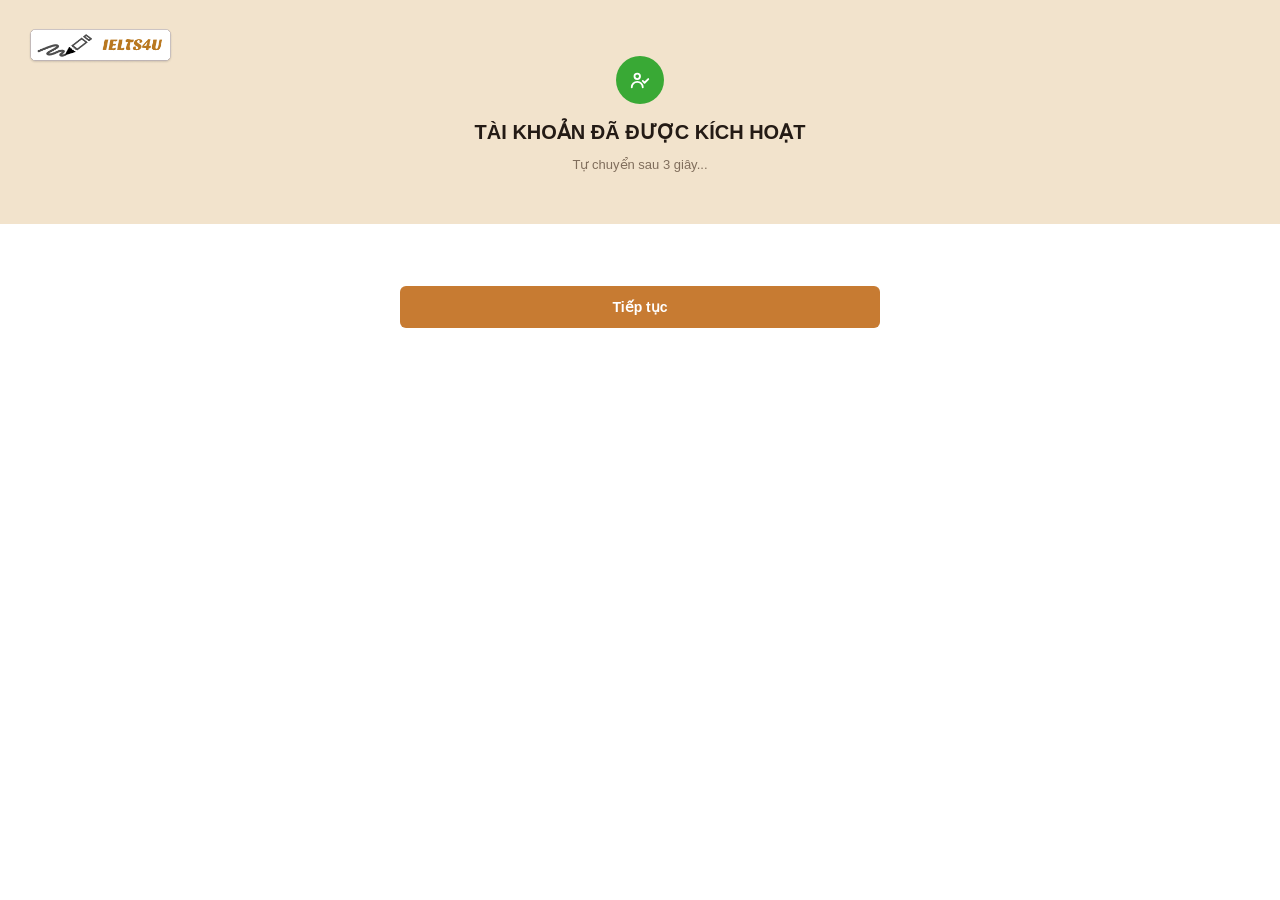
<file: html/verify-result.html>
<!doctype html>
<html lang="vi">
  <head>
    <meta charset="UTF-8" />
    <meta name="viewport" content="width=device-width, initial-scale=1.0" />
    <title>Kết quả xác thực | IELTS4U</title>
    <link rel="stylesheet" href="../css/auth.css" />
  </head>
  <body>
    <main class="auth-page auth-page-full">
      <section class="auth-hero">
        <div class="auth-hero-inner">
          <a class="brand" href="onboarding.html"
            ><img src="../images/logo.png" alt="IELTS4U"
          /></a>
          <div class="auth-heading">
            <div class="round-icon result-success" id="resultIcon">
              <svg
                viewBox="0 0 24 24"
                width="26"
                height="26"
                fill="none"
                stroke="currentColor"
                stroke-width="2"
                stroke-linecap="round"
                stroke-linejoin="round"
                aria-hidden="true"
              >
                <circle cx="9" cy="8" r="3" />
                <path d="M3 20c0-3.3 2.7-6 6-6s6 2.7 6 6" />
                <path d="M15 13l2 2 4-4" />
              </svg>
            </div>
            <h1 id="resultTitle">TÀI KHOẢN ĐÃ ĐƯỢC KÍCH HOẠT</h1>
            <p id="resultText">Email của bạn đã được xác thực thành công.</p>
          </div>
        </div>
      </section>

      <section class="auth-form-section">
        <div class="auth-form-inner" style="text-align: center">
          <a
            class="primary-btn button-link"
            id="resultAction"
            href="learning-goal.html"
            >Tiếp tục</a
          >
        </div>
      </section>
    </main>
    <script src="../js/auth.js"></script>
    <script>
      const params = new URLSearchParams(location.search);
      const isFailure = params.get("status") === "failed";
      if (isFailure) {
        const icon = document.getElementById("resultIcon");
        icon.classList.remove("result-success");
        icon.classList.add("result-fail");
        icon.innerHTML = `<svg viewBox="0 0 24 24" width="26" height="26" fill="none" stroke="currentColor" stroke-width="2" stroke-linecap="round" stroke-linejoin="round" aria-hidden="true"><circle cx="9" cy="8" r="3"/><path d="M3 20c0-3.3 2.7-6 6-6 1.4 0 2.7.4 3.8 1.1"/><circle cx="18" cy="16" r="4"/><path d="M15.5 13.5l5 5"/></svg>`;
        document.getElementById("resultTitle").textContent =
          "LIÊN KẾT ĐÃ HẾT HẠN HOẶC KHÔNG HỢP LỆ";
        document.getElementById("resultText").textContent =
          "Hãy yêu cầu gửi lại email xác thực";
        document.getElementById("resultAction").textContent = "Gửi lại email";
        document.getElementById("resultAction").href = "check-email.html";
      } else {
        const account = JSON.parse(
          localStorage.getItem("demoAccount") || "null",
        );
        if (account) {
          account.verified = true;
          localStorage.setItem("demoAccount", JSON.stringify(account));
        }
        sessionStorage.removeItem("verifyLinkExpiresAt");
        document.getElementById("resultText").textContent =
          "Tự chuyển sau 3 giây...";
        document.getElementById("resultAction").textContent = "Tiếp tục";
        document.getElementById("resultAction").href = "learning-goal.html";
        setTimeout(() => {
          location.href = "learning-goal.html";
        }, 3000);
      }
    </script>
  </body>
</html>
</file>
<file: css/onboarding.css>
/* =========================================
   1. THIẾT LẬP CHUNG
========================================= */

* {
  margin: 0;
  padding: 0;
  box-sizing: border-box;
}

html {
  scroll-behavior: smooth;
}

body {
  font-family: Verdana, Geneva, Tahoma, sans-serif;
  color: 000000;
  background-color: #f8f4ec;
  overflow-x: hidden;
}

img {
  display: block;
  max-width: 100%;
}

/* =========================================
   2. HEADER - LOGO
========================================= */

.header {
  width: 100%;
  height: 90px;
  padding: 0 8%;

  display: flex;
  align-items: center;

  background-color: #f8f4ec;
}

.logo {
  display: inline-block;
  text-decoration: none;
}

.logo img {
  width: 200px;
  height: auto;
  object-fit: contain;
}

/* =========================================
   3. KHU VỰC HERO
========================================= */

.main-content {
  width: 100%;
}

/* Màn hình giới thiệu đầu tiên */

.hero {
  width: 100%;
  min-height: calc(100vh - 90px);

  display: flex;
  align-items: center;
  justify-content: center;

  gap: 50px;

  padding: 30px 8% 55px;
}

/* Hình gấu trúc */

.hero-image {
  width: 58%;

  display: flex;
  justify-content: center;
  align-items: center;
}

.hero-image img {
  width: 100%;
  max-width: 780px;
  height: 75vh;

  object-fit: contain;
}

/* Tiêu đề và nút */

.hero-content {
  width: 42%;
  text-align: center;
}

.hero-content h1 {
  color: 000000;

  font-size: 46px;
  font-weight: 800;
  line-height: 1.35;

  margin-bottom: 35px;
}

.hero-buttons {
  display: flex;
  flex-direction: column;
  align-items: center;
  gap: 15px;
}

/* =========================================
   4. BUTTON
========================================= */

.btn {
  display: block;

  width: 280px;
  padding: 15px 20px;

  border-radius: 10px;
  text-align: center;
  text-decoration: none;

  font-size: 16px;
  font-weight: 700;

  transition: all 0.25s ease;
}

.btn-login {
  background-color: #c77b32;
  color: white;
  border: 2px solid #c77b32;
}

.btn-login:hover {
  background-color: #a85f25;
  border-color: #a85f25;
  transform: translateY(-3px);
}

.btn-register {
  background-color: white;
  color: #a85f25;
  border: 2px solid #c77b32;
}

.btn-register:hover {
  background-color: #f5e5d0;
  transform: translateY(-3px);
}

/* =========================================
   5. FEATURES - GIỚI THIỆU TÍNH NĂNG
========================================= */

.features {
  width: 100%;
  display: flex;
  flex-direction: column;
  gap: 0;
}

/* Mỗi tính năng là một khu vực rộng */

.feature-row {
  width: 100%;
  min-height: 620px;

  display: flex;
  align-items: center;
  justify-content: center;

  gap: 80px;

  padding: 65px 10%;
}

/* Giữ thứ tự ảnh và chữ theo HTML */

.feature-row.reverse {
  flex-direction: row;
}

/* Nội dung chữ */

.feature-text {
  width: 45%;
  text-align: left;
}

.feature-text h2 {
  color: #c77b32;

  font-size: 36px;
  font-weight: 800;
  line-height: 1.4;

  margin-bottom: 22px;
}

.feature-text p {
  color: 000000;

  font-size: 18px;
  line-height: 1.9;

  max-width: 520px;
}

/* Hình minh họa */

.feature-image {
  width: 45%;

  display: flex;
  justify-content: center;
  align-items: center;
}

.feature-image img {
  width: 100%;
  max-width: 520px;
  max-height: 470px;

  object-fit: contain;
}

/* =========================================
   6. FOOTER
========================================= */

.footer {
  width: 100%;
  min-height: 220px;

  background-color: #ddc3a0;

  padding: 45px 8%;

  display: flex;
  justify-content: space-between;
  align-items: flex-start;

  gap: 40px;
}

.footer-brand,
.footer-column {
  flex: 1;
}

.footer-brand .logo img {
  width: 170px;
}

.footer-brand p,
.footer-column p {
  color: 666666;
  font-size: 14px;
  line-height: 1.9;
  margin-top: 10px;
}

.footer-column h3 {
  color: #754a2d;
  font-size: 18px;
  margin-bottom: 12px;
}

/* =========================================
   7. RESPONSIVE - TABLET
========================================= */

@media screen and (max-width: 900px) {
  .header {
    height: 75px;
    padding: 0 5%;
  }

  .logo img {
    width: 160px;
  }

  .hero {
    min-height: calc(100vh - 75px);
    gap: 25px;
    padding: 25px 5%;
  }

  .hero-image {
    width: 55%;
  }

  .hero-image img {
    height: 60vh;
  }

  .hero-content {
    width: 45%;
  }

  .hero-content h1 {
    font-size: 34px;
  }

  .btn {
    width: 220px;
  }

  .feature-row {
    gap: 40px;
    padding: 55px 6%;
    min-height: 520px;
  }

  .feature-text h2 {
    font-size: 29px;
  }

  .feature-text p {
    font-size: 16px;
  }

  .feature-image img {
    max-width: 400px;
  }
}

/* =========================================
   8. RESPONSIVE - ĐIỆN THOẠI
========================================= */

@media screen and (max-width: 600px) {
  .header {
    height: 65px;
    padding: 0 5%;
  }

  .logo img {
    width: 140px;
  }

  .hero {
    min-height: auto;

    flex-direction: column;
    gap: 20px;

    padding: 35px 6% 65px;
  }

  .hero-image,
  .hero-content {
    width: 100%;
  }

  .hero-image img {
    height: auto;
    max-height: 400px;
  }

  .hero-content h1 {
    font-size: 30px;
    margin-bottom: 25px;
  }

  .btn {
    width: 100%;
    max-width: 300px;
  }

  .feature-row,
  .feature-row.reverse {
    min-height: auto;

    flex-direction: column;
    gap: 25px;

    padding: 55px 7%;
  }

  .feature-text,
  .feature-image {
    width: 100%;
  }

  .feature-text {
    text-align: center;
  }

  .feature-text h2 {
    font-size: 27px;
  }

  .feature-text p {
    font-size: 15px;
  }

  .feature-image img {
    max-width: 330px;
    max-height: 320px;
  }

  .footer {
    flex-direction: column;
    padding: 35px 7%;
    gap: 25px;
  }

  .footer-brand,
  .footer-column {
    width: 100%;
  }
}
</file>
<file: css/auth.css>
* {
  box-sizing: border-box;
  margin: 0;
  padding: 0;
}

:root {
  --cream: #f2e3cc;
  --page: #f8f4ec;
  --brown: #49382b;
  --muted: #806e5c;
  --orange: #c77b32;
  --orange-dark: #a85f25;
  --line: #dfd2c2;
  --red: #d93025;
}
body {
  font-family: Arial, sans-serif;
  background: var(--page);
  color: var(--brown);
  min-height: 100vh;
}
a {
  color: var(--orange-dark);
  text-decoration: none;
}
a:hover {
  text-decoration: underline;
}
.auth-page {
  width: 100%;
  min-height: 100vh;
  padding: 28px 6%;
  display: flex;
  flex-direction: column;
  align-items: center;
}
.brand {
  align-self: flex-start;
  margin-bottom: 24px;
}
.brand img {
  width: 145px;
  height: auto;
  object-fit: contain;
}
.auth-card,
.message-card {
  width: min(100%, 470px);
  background: #fff;
  border-radius: 12px;
  box-shadow: 0 8px 30px rgba(73, 56, 43, 0.08);
  overflow: hidden;
}
.auth-card {
  padding: 32px 38px;
}
.register-card {
  width: min(100%, 510px);
  padding: 25px 38px;
}

/* ===== Two-tone header (cream) used on login.html — makes the card look
   like Image 1: a cream top band (logo + icon + heading) sitting on top
   of the plain white form area. Bleeds out of .auth-card's own padding
   with a negative margin, then re-pads itself, so every other page that
   still uses .auth-card without a .card-header is unaffected. ===== */
.card-header {
  margin: -32px -38px 24px;
  padding: 30px 38px 24px;
  background: var(--cream);
  border-radius: 12px 12px 0 0;
  display: flex;
  flex-direction: column;
}
.card-header .brand {
  align-self: flex-start;
  margin-bottom: 18px;
}
.card-header .auth-heading {
  margin-bottom: 0;
}
.card-header .round-icon {
  background: #fff;
}

/* ===== "split" card — dùng cho các trang thông báo đơn giản (kiểm tra
   email, kết quả xác thực, mục tiêu học tập): cùng một thẻ auth-card,
   nhưng header kem và phần nội dung trắng mỗi phần tự có padding riêng
   (không dùng margin âm) nên không phụ thuộc padding mặc định của
   .auth-card — tránh đụng với kiểu .card-header full-bleed ở trên. ===== */
.auth-card.split {
  padding: 0;
}
.auth-card.split .card-header {
  margin: 0;
  padding: 30px 38px 24px;
  text-align: center;
}
.card-body-plain {
  padding: 30px 38px 36px;
  text-align: center;
}
.card-body-plain .primary-btn {
  margin-top: 4px;
}

/* ===== Full-bleed version, used on login.html (add class "auth-page-full"
   to <main>). Instead of a small card floating on the page background, the
   cream header and the white form section each stretch the full width AND
   height of the viewport — no gray margin around the edges, exactly like
   the SCR-02 reference. ===== */
.auth-page.auth-page-full {
  padding: 0;
  align-items: stretch;
  flex-direction: column;
}
.auth-hero {
  position: relative;
  width: 100%;
  background: var(--cream);
  display: flex;
  justify-content: center;
  padding: 56px 20px 48px;
}
.auth-hero-inner {
  width: 100%;
  max-width: 480px;
  display: flex;
  flex-direction: column;
}
.auth-hero-inner .brand {
  position: absolute;
  top: 28px;
  left: 28px;
  margin: 0;
}
.auth-hero-inner .auth-heading {
  margin-bottom: 0;
}
.auth-hero .round-icon {
  background: #fff;
}
.round-icon svg {
  width: 22px;
  height: 22px;
}
.auth-form-section {
  width: 100%;
  flex: 1;
  background: #fff;
  display: flex;
  justify-content: center;
  padding: 40px 20px 56px;
}
.auth-form-inner {
  width: 100%;
  max-width: 480px;
}

.auth-heading {
  text-align: center;
  margin-bottom: 25px;
}
.auth-heading h1,
.message-card h1 {
  font-size: 20px;
  line-height: 1.4;
  color: #241b15;
  margin-bottom: 8px;
}
.auth-heading p,
.message-card p {
  font-size: 13px;
  line-height: 1.7;
  color: var(--muted);
}
.round-icon {
  width: 48px;
  height: 48px;
  border-radius: 50%;
  background: #f3eadb;
  color: var(--orange);
  display: grid;
  place-items: center;
  font-size: 23px;
  margin: 0 auto 14px;
}
form {
  display: flex;
  flex-direction: column;
  gap: 8px;
}
form > label {
  font-size: 13px;
  font-weight: 700;
  margin-top: 7px;
}
input:not([type="checkbox"]):not([type="radio"]),
select {
  width: 100%;
  height: 42px;
  border: 1px solid var(--line);
  border-radius: 6px;
  padding: 0 12px;
  font: 14px Arial;
  background: #fff;
  color: var(--brown);
  outline: none;
}
input:focus,
select:focus {
  border-color: var(--orange);
  box-shadow: 0 0 0 2px rgba(199, 123, 50, 0.12);
}
.password-wrap {
  position: relative;
}
.password-wrap input {
  padding-right: 55px !important;
}
.show-password {
  position: absolute;
  right: 8px;
  top: 50%;
  transform: translateY(-50%);
  border: 0;
  background: none;
  color: var(--muted);
  font-size: 11px;
  cursor: pointer;
  display: flex;
  align-items: center;
  padding: 4px;
}
.show-password:hover {
  color: var(--orange);
}
.error {
  min-height: 0;
  color: var(--red);
  font-size: 11px;
}
.form-extra {
  display: flex;
  justify-content: flex-end;
  font-size: 12px;
  margin: 2px 0 8px;
}
.primary-btn {
  display: flex;
  justify-content: center;
  align-items: center;
  width: 100%;
  min-height: 42px;
  border: 0;
  border-radius: 6px;
  background: var(--orange);
  color: #fff;
  font-weight: 700;
  font-size: 14px;
  cursor: pointer;
  margin-top: 10px;
  transition: 0.2s;
}
.primary-btn:hover {
  background: var(--orange-dark);
  text-decoration: none;
}
.primary-btn:disabled {
  opacity: 0.65;
  cursor: wait;
}
.separator {
  display: flex;
  align-items: center;
  gap: 12px;
  margin: 20px 0;
  color: #9b8b7a;
  font-size: 11px;
}
.separator:before,
.separator:after {
  content: "";
  height: 1px;
  background: var(--line);
  flex: 1;
}
.google-btn {
  height: 43px;
  width: 100%;
  border: 1px solid var(--line);
  border-radius: 6px;
  background: #fff;
  color: var(--brown);
  font-weight: 600;
  cursor: pointer;
  display: flex;
  align-items: center;
  justify-content: center;
  gap: 10px;
}
.google-btn:hover {
  background: #faf8f4;
}
.google-g {
  font-size: 20px;
  font-weight: 800;
  color: #4285f4;
}
.switch-page {
  text-align: center;
  font-size: 12px;
  margin-top: 22px;
}
.switch-page a {
  font-weight: 700;
}
.message-card {
  margin: auto;
  text-align: center;
  padding: 42px 38px;
}
.message-card .round-icon {
  width: 58px;
  height: 58px;
}
.email-display {
  font-weight: 700;
  margin: 8px 0 14px;
}
.countdown {
  font-size: 12px;
  color: var(--muted);
  margin-top: 10px;
}
.resend-confirm {
  display: flex;
  align-items: center;
  justify-content: center;
  gap: 7px;
  border: 1.5px solid #39a935;
  background: #eaf7e8;
  color: #2e7d32;
  font-size: 12px;
  font-weight: 600;
  border-radius: 8px;
  padding: 8px 12px;
  margin-top: 10px;
}
.resend-confirm[hidden] {
  display: none;
}
.link-expiry-note {
  font-size: 12px;
  color: var(--muted);
  margin-top: 10px;
}
@keyframes pulseAttention {
  0%,
  100% {
    box-shadow: 0 0 0 0 rgba(199, 123, 50, 0.55);
  }
  50% {
    box-shadow: 0 0 0 9px rgba(199, 123, 50, 0);
  }
}
.primary-btn.attention {
  animation: pulseAttention 1.4s ease-in-out infinite;
}
.resend-confirm-icon {
  flex: 0 0 auto;
  color: #39a935;
}
.round-icon.result-success {
  background: #39a935;
  color: #fff;
}
.round-icon.result-fail {
  background: var(--red);
  color: #fff;
}
.message-links {
  font-size: 12px;
  margin-top: 18px;
}
.success-icon {
  background: #e4f5df;
  color: #39a935;
  font-size: 26px;
}
.button-link {
  margin-top: 22px;
}
.notice {
  font-size: 12px;
  line-height: 1.5;
}
.error-notice {
  color: var(--red);
  margin: 2px 0;
}

/* ===== Banner thông báo trên form đăng nhập — đỏ = lỗi (sai thông tin /
   khóa tạm), vàng = cảnh báo (chưa xác thực email), kèm nút hành động
   tuỳ chọn, đúng 2 biến thể trong thiết kế SCR-02. ===== */
.notice-banner {
  display: flex;
  align-items: center;
  gap: 10px;
  border: 1.5px solid transparent;
  border-radius: 8px;
  padding: 11px 13px;
  font-size: 12.5px;
  line-height: 1.4;
  margin: 2px 0 10px;
}
.notice-banner[hidden] {
  display: none;
}
.notice-banner .notice-icon {
  flex: 0 0 auto;
  width: 17px;
  height: 17px;
  display: flex;
}
.notice-banner .notice-text {
  flex: 1;
}
.notice-banner .notice-action {
  flex: 0 0 auto;
  border: 0;
  border-radius: 999px;
  font-size: 11px;
  font-weight: 700;
  padding: 6px 11px;
  cursor: pointer;
  white-space: nowrap;
}
.notice-banner.is-error {
  background: #fdeceb;
  border-color: var(--red);
  color: #8a241c;
}
.notice-banner.is-error .notice-icon {
  color: var(--red);
}
.notice-banner.is-warning {
  background: #fffbef;
  border-color: #e0c341;
  color: #6b5a12;
}
.notice-banner.is-warning .notice-icon {
  color: #e0a815;
}
.notice-banner.is-warning .notice-action {
  background: #f6c945;
  color: #241b15;
}
.notice-banner.is-warning .notice-action:hover {
  background: #ecbb2f;
}
.compact-card {
  margin: auto;
}
.input-error {
  border-color: var(--red) !important;
  box-shadow: 0 0 0 2px rgba(217, 48, 37, 0.12);
}
.round-icon.danger-icon {
  background: #fbeae5;
  color: var(--red);
}
.check-row {
  display: flex;
  align-items: center;
  gap: 7px;
  font-size: 11px !important;
  font-weight: 400 !important;
}
.check-row input {
  accent-color: var(--orange);
}
.band-options,
.skill-options {
  display: flex;
  flex-wrap: wrap;
  gap: 8px;
  margin: 4px 0 12px;
}
.band-options label,
.skill-options label {
  background: #f6f0e7;
  border-radius: 5px;
  padding: 8px 10px;
  font-size: 12px;
  display: flex;
  align-items: center;
  gap: 5px;
}
.band-options input,
.skill-options input {
  accent-color: var(--orange);
}
@media (max-width: 600px) {
  .auth-page {
    padding: 20px 16px;
  }
  .brand img {
    width: 125px;
  }
  .auth-card,
  .register-card {
    padding: 25px 20px;
  }
  .card-header {
    margin: -25px -20px 20px;
    padding: 22px 20px 18px;
  }
  .auth-hero {
    padding: 36px 16px 32px;
  }
  .auth-hero-inner .brand {
    top: 16px;
    left: 16px;
  }
  .auth-form-section {
    padding: 30px 16px 40px;
  }
  .message-card {
    padding: 32px 22px;
  }
}
</file>
